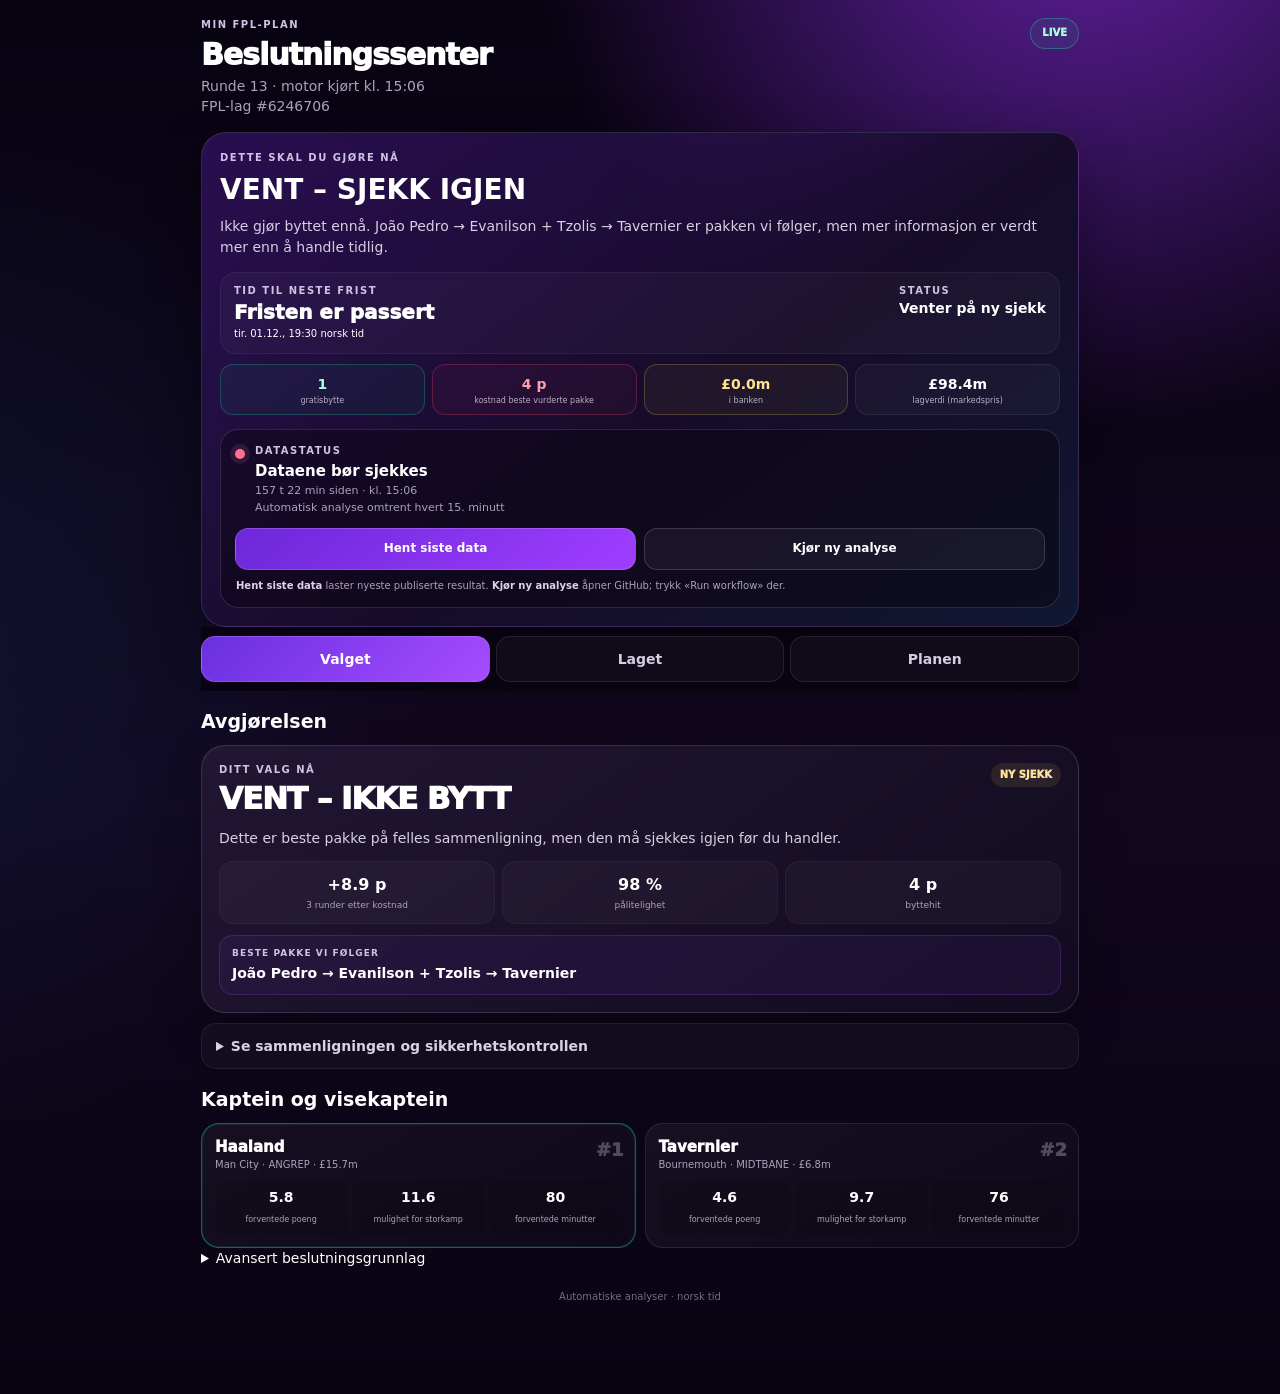
<file: index.html>
<!doctype html>
<html lang="no"><head><meta charset="utf-8"><meta name="viewport" content="width=device-width,initial-scale=1,viewport-fit=cover"><meta name="theme-color" content="#080311"><title>Min FPL-plan</title><link rel="stylesheet" href="ui.css?v=20260903-0345"><link rel="stylesheet" href="team_ui.css?v=20260903-0345"><link rel="stylesheet" href="budget.css?v=20260903-0345"><link rel="stylesheet" href="plan.css?v=20260903-0345"><link rel="stylesheet" href="focus.css?v=20260903-0345"><link rel="stylesheet" href="team_compare.css?v=20260903-0345"><link rel="stylesheet" href="freshness.css?v=20260903-1145"></head>
<body><main class="app">
<header class="head"><div><div class="brand">MIN FPL-PLAN</div><div class="title">Beslutningssenter</div><div class="muted" id="meta">Laster data…</div><div class="muted" id="teamId">FPL-lag: —</div></div><div class="live">LIVE</div></header><div id="error" class="error"></div>
<section class="hero"><div class="eyebrow">Dette skal du gjøre nå</div><h1 id="headline">Laster…</h1><div class="muted" id="summary"></div><div class="heroInfo"><div><div class="eyebrow">Tid til neste frist</div><div class="count" id="countdown">—</div><div class="exact" id="deadlineExact">—</div></div><div><div class="eyebrow">Status</div><b id="snapshot">—</b></div></div><div id="heroBudget" class="budgetStrip"></div></section>
<nav class="tabs simpleTabs"><button class="tab active" data-tab="decision">Valget</button><button class="tab" data-tab="team">Laget</button><button class="tab" data-tab="plan">Planen</button></nav>
<section id="decision" class="panel active"><div class="section"><h2>Avgjørelsen</h2><div id="decisionBox"></div></div><div class="section captainCompact"><h2>Kaptein</h2><div id="captains" class="captGrid"></div></div></section>
<section id="team" class="panel"><div id="teamCompare"></div><div id="legacyTeam"><div id="squadBar" class="squadBar"></div><div id="sourceNote" class="sourceNote"></div><div class="section primaryTeamView"><h2>Anbefalt startellever</h2><div id="after" class="pitch"></div></div><div class="section"><h2>Anbefalt benk</h2><div id="bench" class="bench"></div></div><details class="historyDetails"><summary>Se forrige bekreftede FPL-lag</summary><div class="section"><h2>Forrige startellever</h2><div id="current" class="pitch"></div></div><div class="section"><h2>Forrige benk</h2><div id="currentBench" class="bench"></div></div></details></div></section>
<section id="plan" class="panel"><div class="section"><div class="tabExplain"><b>PLAN = neste beste trekk</b><span>Planen følger alltid valget i første fane. Bare et kort merket GJØR NÅ er en handling.</span></div><div id="planBudgetSummary"></div></div><div class="section"><h2>Neste runder</h2><div id="future"></div></div></section>
<section id="moves" class="panel" hidden><div id="transferBudgetSummary"></div><div id="transfers"></div></section><div class="footer">Automatiske analyser · norsk tid</div></main>
<script src="app.js?v=20260903-1145"></script><script src="budget_ui.js?v=20260903-0345"></script><script src="dashboard_meta_ui.js?v=20260903-0345"></script><script src="timing_ui.js?v=20260903-0345"></script><script src="plan_ui.js?v=20260903-0345"></script><script src="clean_ui.js?v=20260903-0345"></script><script src="current_lineup_ui.js?v=20260903-0345"></script><script src="decision_focus_ui.js?v=20260903-0345"></script><script src="team_compare_ui.js?v=20260903-0515"></script><script src="freshness_ui.js?v=20260903-1145"></script></body></html>
</file>
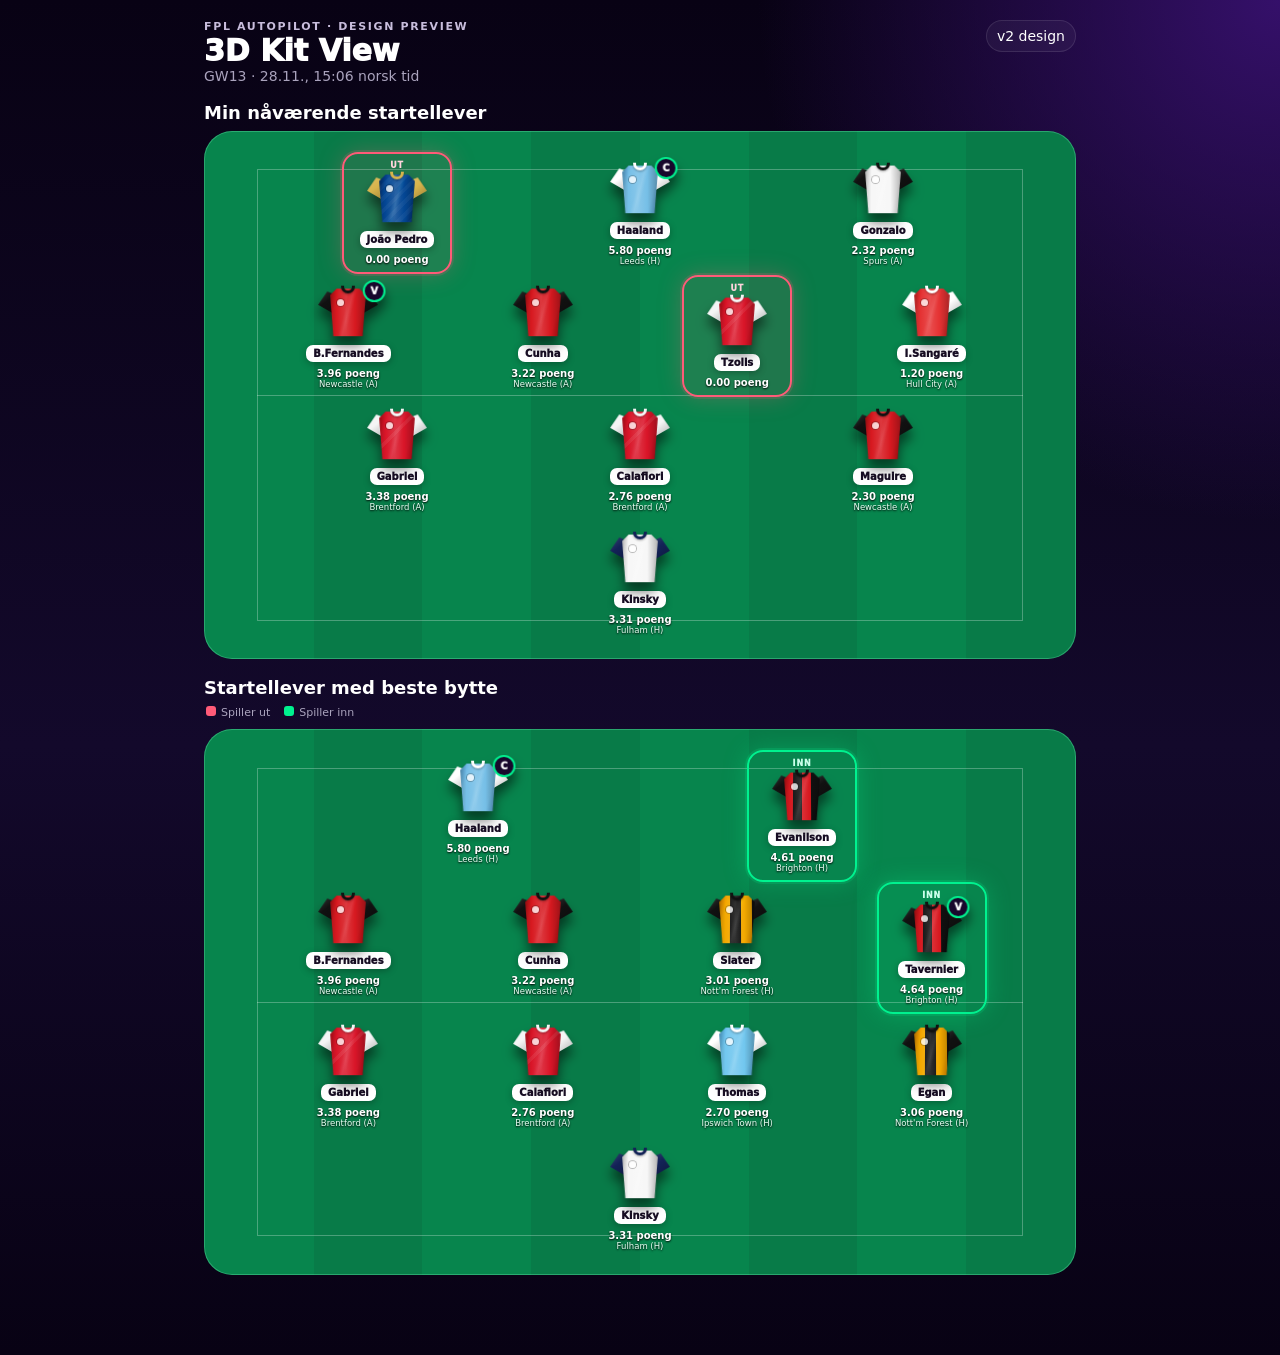
<file: preview-v2.html>
<!doctype html><html lang="no"><head><meta charset="utf-8"><meta name="viewport" content="width=device-width,initial-scale=1"><title>FPL Autopilot v2 Preview</title><style>:root{--bg:#080214;--panel:#110922;--line:#ffffff1a;--txt:#fff;--muted:#aaa3bd;--green:#00f28f;--red:#ff5b78}*{box-sizing:border-box}body{margin:0;background:radial-gradient(circle at 100% 0,#35106a,transparent 28%),linear-gradient(#080214,#13092b 55%,#080214);color:var(--txt);font:14px system-ui,-apple-system,Segoe UI,sans-serif}.app{max-width:900px;margin:auto;padding:20px 14px 80px}.head{display:flex;justify-content:space-between;align-items:flex-start}.brand{font-size:11px;letter-spacing:.15em;text-transform:uppercase;color:#c8bddc;font-weight:900}.title{font-size:30px;font-weight:950}.chip{border:1px solid var(--line);border-radius:99px;padding:7px 10px;background:#ffffff0b}.section{margin-top:18px}.section h2{font-size:18px;margin:0 0 8px}.pitch{position:relative;min-height:520px;border-radius:28px;overflow:hidden;padding:20px 4px 14px;border:1px solid #70ffbb52;background:repeating-linear-gradient(90deg,#07854d 0 12.5%,#087b48 12.5% 25%);display:flex;flex-direction:column;justify-content:space-around}.pitch:before{content:"";position:absolute;inset:7% 6%;border:1px solid #ffffff45}.pitch:after{content:"";position:absolute;left:6%;right:6%;top:50%;border-top:1px solid #ffffff45}.row{position:relative;z-index:2;display:flex;justify-content:space-evenly;align-items:flex-start}.player{width:24%;max-width:110px;text-align:center;padding:7px 3px;border:2px solid transparent;border-radius:16px}.player.out{border-color:var(--red);background:#ff5b7818;box-shadow:0 0 0 2px #ff5b7828,0 0 24px #ff5b7848}.player.in{border-color:var(--green);background:#00f28f16;box-shadow:0 0 0 2px #00f28f28,0 0 24px #00f28f48}.tag{font-size:8px;font-weight:950;letter-spacing:.1em}.out .tag{color:#ffd4dd}.in .tag{color:#caffea}.kitWrap{perspective:180px;height:61px;display:flex;align-items:flex-start;justify-content:center}.kit{--body:#777;--accent:#fff;--pattern:none;position:relative;width:62px;height:54px;transform:rotateX(7deg);filter:drop-shadow(0 9px 6px #0008)}.torso{position:absolute;left:13px;top:4px;width:36px;height:48px;background:var(--pattern),linear-gradient(90deg,#0003,transparent 18%,#fff2 45%,transparent 70%,#0004),var(--body);clip-path:polygon(18% 0,82% 0,100% 14%,90% 100%,10% 100%,0 14%);border-radius:3px}.sleeve{position:absolute;top:7px;width:20px;height:22px;background:linear-gradient(140deg,#fff2,transparent 45%,#0004),var(--accent);z-index:-1}.sl{left:1px;clip-path:polygon(45% 0,100% 20%,72% 100%,0 62%)}.sr{right:1px;clip-path:polygon(0 20%,55% 0,100% 62%,28% 100%)}.collar{position:absolute;left:24px;top:1px;width:14px;height:8px;border:3px solid var(--accent);border-top:0;border-radius:0 0 8px 8px;z-index:3;filter:drop-shadow(0 1px 1px #0005)}.fold{position:absolute;inset:4px 13px 2px;clip-path:polygon(18% 0,82% 0,100% 14%,90% 100%,10% 100%,0 14%);background:linear-gradient(105deg,#0005 0 8%,transparent 20% 42%,#fff4 50%,transparent 58% 78%,#0005 92%);mix-blend-mode:soft-light}.badge{position:absolute;left:20px;top:15px;width:7px;height:7px;border-radius:50%;background:#ffffffcc;box-shadow:0 0 0 1px #0004}.capt{position:absolute;right:-7px;top:-5px;width:23px;height:23px;border-radius:50%;display:grid;place-items:center;background:#18072c;border:2px solid var(--green);font-size:10px;font-weight:950;z-index:5}.name{display:inline-block;max-width:100%;padding:3px 7px;border-radius:7px;background:#fff;color:#170d23;font-size:10px;font-weight:950;white-space:nowrap;overflow:hidden;text-overflow:ellipsis;box-shadow:0 2px 7px #0004}.xp,.fix{display:block;text-shadow:0 1px 2px #000}.xp{font-size:10px;font-weight:800;margin-top:3px}.fix{font-size:8.5px;color:#e7fff3}.legend{display:flex;gap:14px;font-size:11px;color:var(--muted);margin:6px 2px 10px}.dot{display:inline-block;width:10px;height:10px;border-radius:3px;margin-right:5px}.r{background:var(--red)}.g{background:var(--green)}@media(max-width:390px){.pitch{min-height:490px}.kit{transform:scale(.9) rotateX(7deg)}.name{font-size:9px}}</style></head><body><main class="app"><div class="head"><div><div class="brand">FPL AUTOPILOT · DESIGN PREVIEW</div><div class="title">3D Kit View</div><div id="meta" style="color:var(--muted)">Laster…</div></div><div class="chip">v2 design</div></div><section class="section"><h2>Min nåværende startellever</h2><div id="current" class="pitch"></div></section><section class="section"><h2>Startellever med beste bytte</h2><div class="legend"><span><i class="dot r"></i>Spiller ut</span><span><i class="dot g"></i>Spiller inn</span></div><div id="after" class="pitch"></div></section></main><script>const K={Arsenal:{b:'#d91528',a:'#f5f5f5',p:'linear-gradient(135deg,transparent 0 42%,#ffffff13 42% 48%,transparent 48% 100%)'},'Man Utd':{b:'#d71920',a:'#111'},'Man City':{b:'#76bfe7',a:'#fff'},Chelsea:{b:'#034694',a:'#d8b44c',p:'repeating-linear-gradient(135deg,#ffffff0b 0 4px,transparent 4px 9px)'},Liverpool:{b:'#c8102e',a:'#f2e7d5',p:'repeating-linear-gradient(135deg,#ffffff10 0 3px,transparent 3px 8px)'},Newcastle:{b:'repeating-linear-gradient(90deg,#111 0 10px,#fff 10px 20px)',a:'#111'},Spurs:{b:'#f7f7f7',a:'#132257'},Brighton:{b:'repeating-linear-gradient(90deg,#0756a4 0 10px,#fff 10px 20px)',a:'#0756a4'},'Aston Villa':{b:'#7a003c',a:'#95d8f4'},'West Ham':{b:'#7a263a',a:'#69b3e7'},'Crystal Palace':{b:'repeating-linear-gradient(90deg,#1b458f 0 9px,#c4122e 9px 18px)',a:'#f2d13d'},Brentford:{b:'repeating-linear-gradient(90deg,#e30613 0 9px,#fff 9px 18px)',a:'#111'},Bournemouth:{b:'repeating-linear-gradient(90deg,#d71920 0 9px,#111 9px 18px)',a:'#111'},Everton:{b:'#003399',a:'#fff'},Fulham:{b:'#f7f7f7',a:'#111'},'Coventry City':{b:'#72c7ef',a:'#fff'},'Hull City':{b:'repeating-linear-gradient(90deg,#f4a900 0 11px,#111 11px 22px)',a:'#111'},'Ipswich Town':{b:'#1b55a8',a:'#fff'},"Nott'm Forest":{b:'#e53233',a:'#fff'},Wolves:{b:'#fdb913',a:'#111'}};function sty(p){let k=K[p.team]||{b:'#7b2cff',a:'#fff'};return `--body:${k.b};--accent:${k.a};--pattern:${k.p||'none'}`}function card(p,change){let t=p.captain?'C':p.vice?'V':'';return `<div class="player ${change||''}">${change?`<div class="tag">${change==='out'?'UT':'INN'}</div>`:''}<div class="kitWrap"><div class="kit" style="${sty(p)}"><div class="sleeve sl"></div><div class="sleeve sr"></div><div class="torso"></div><div class="collar"></div><div class="fold"></div><div class="badge"></div>${t?`<div class="capt">${t}</div>`:''}</div></div><span class="name">${p.name}</span><span class="xp">${Number(p.xp||0).toFixed(2)} poeng</span><span class="fix">${p.fixture||''}</span></div>`}function pitch(xs,outs=new Set(),ins=new Set()){return ['FWD','MID','DEF','GK'].map(pos=>`<div class="row">${xs.filter(x=>x.position===pos).map(x=>card(x,outs.has(x.id)?'out':ins.has(x.id)?'in':'' )).join('')}</div>`).join('')}async function run(){let r=await fetch('data.json?ts='+Date.now(),{cache:'no-store'}),d=await r.json();document.querySelector('#meta').textContent=`GW${d.gw} · ${new Intl.DateTimeFormat('nb-NO',{timeZone:'Europe/Oslo',day:'2-digit',month:'2-digit',hour:'2-digit',minute:'2-digit'}).format(new Date(d.generated_at))} norsk tid`;let cur=d.comparison?.current_xi||d.lineup||[];let aft=d.comparison?.transfer_xi||d.lineup||[];let outs=new Set((d.comparison?.changes||d.recommendation?.transfers||[]).map(x=>x.out.id));let ins=new Set((d.comparison?.changes||d.recommendation?.transfers||[]).map(x=>x.in.id));document.querySelector('#current').innerHTML=pitch(cur,outs,new Set());document.querySelector('#after').innerHTML=pitch(aft,new Set(),ins)}run()</script></body></html>
</file>
<file: ui.css>
:root{--bg:#080311;--panel:#140b22;--line:#ffffff18;--txt:#fff;--muted:#aaa2ba;--green:#18eda0;--red:#ff496b;--yellow:#ffd45b;--purple:#8b4cff}*{box-sizing:border-box}body{margin:0;color:var(--txt);font:14px/1.45 system-ui,-apple-system,sans-serif;background:radial-gradient(circle at 85% -10%,#6621a8 0,transparent 30%),radial-gradient(circle at -10% 45%,#142c5c55,transparent 35%),linear-gradient(180deg,#080311,#11071e 58%,#080311);min-height:100vh}.app{max-width:900px;margin:auto;padding:18px 11px 90px}.head,.decisionTop,.planrow{display:flex;justify-content:space-between;gap:10px}.brand,.eyebrow{font-size:10px;letter-spacing:.15em;text-transform:uppercase;font-weight:900;color:#cfc3e3}.title{font-size:30px;font-weight:950;letter-spacing:-.035em}.muted{color:var(--muted)}.live{height:max-content;padding:7px 11px;border-radius:99px;background:#18eda012;border:1px solid #18eda04f;color:#aaffdc;font-size:10px;font-weight:950}.hero{margin-top:15px;padding:18px;border-radius:25px;border:1px solid #ffffff1d;background:linear-gradient(145deg,#7027d650,#160c29 56%,#0b203a 140%);box-shadow:0 20px 55px #0005}.hero h1{margin:5px 0;font-size:28px}.heroInfo{display:grid;grid-template-columns:1fr auto;gap:10px;margin-top:14px;padding:11px 13px;border-radius:16px;border:1px solid #ffffff0d;background:#ffffff08}.count{font-size:20px;font-weight:950}.exact,.modelpill{font-size:10px}.modelpill{color:#9af7d0}.tabs{position:sticky;top:0;z-index:30;display:grid;grid-template-columns:repeat(4,1fr);gap:6px;padding:10px 0;background:#080311e8;backdrop-filter:blur(16px)}.tab{border:1px solid var(--line);border-radius:14px;padding:10px 3px;background:#ffffff09;color:#d6cee2;font:850 12px system-ui}.tab.active{background:linear-gradient(135deg,#6930df,#a64cff);border-color:#b77cff66;color:#fff}.panel{display:none}.panel.active{display:block}.section{margin-top:17px}.section h2{font-size:19px;margin:0 0 9px}.card,.decision,.sourceNote,.squadBar,.helpBox{border:1px solid var(--line);border-radius:20px;padding:14px;margin-top:9px;background:linear-gradient(145deg,#ffffff0e,#ffffff06);box-shadow:0 12px 35px #0002}.sourceNote,.helpBox{font-size:11px;color:var(--muted)}.sourceNote{border-color:#18eda02e;background:#18eda008}.sourceNote b,.helpBox b{color:#b9ffe4}.helpBox summary{cursor:pointer;color:#fff;font-weight:900}.helpGrid{display:grid;gap:7px;margin-top:10px}.helpRow{padding:8px 9px;background:#ffffff07;border-radius:11px}.squadBar{display:grid;grid-template-columns:repeat(3,1fr);gap:6px;text-align:center;padding:10px}.squadBar b{display:block;font-size:15px}.squadBar span{font-size:8px;color:var(--muted)}.decisionWord{font-size:27px;font-weight:950}.badge,.status{font-size:10px;font-weight:950;padding:5px 9px;border-radius:99px}.go,.do{color:#bfffe3;background:#18eda019}.bank,.consider{color:#ffe39a;background:#ffd45b18}.weak{color:#ff9aaf;background:#ff668018}.meter{margin:16px 0 5px;position:relative;height:12px;border-radius:99px;background:linear-gradient(90deg,#ffd45b,#8a56ff 54%,#18eda0)}.needle{position:absolute;top:-5px;width:4px;height:22px;border-radius:3px;background:#fff}.meterLabels{display:flex;justify-content:space-between;font-size:10px;color:var(--muted)}.why{display:grid;gap:7px;margin-top:12px}.whyItem,.trigger{padding:10px 11px;border-radius:13px;border:1px solid #ffffff0b;background:#ffffff07;font-size:12px}.trigger{margin-top:10px}.miniStats,.stats{display:grid;grid-template-columns:repeat(3,1fr);gap:7px;margin-top:11px}.mini,.stat{text-align:center;padding:9px 3px;border-radius:12px;background:#ffffff08}.mini b,.stat b{display:block;font-size:15px}.mini span,.stat span{font-size:9px;color:var(--muted)}.captGrid{display:grid;grid-template-columns:repeat(2,1fr);gap:9px}.captCard{position:relative;padding:13px;border-radius:18px;border:1px solid var(--line);background:linear-gradient(145deg,#ffffff0c,#ffffff05)}.captCard.top{border-color:#18eda066;box-shadow:inset 0 0 0 1px #18eda018}.captRank{position:absolute;right:11px;font-size:18px;font-weight:950;color:#ffffff44}.captName{font-size:15px;font-weight:950}.captMeta,.planMeta{font-size:10px;color:var(--muted)}.captStats{display:grid;grid-template-columns:repeat(3,1fr);gap:5px;margin-top:8px}.captStats div{text-align:center;background:#0002;border-radius:9px;padding:6px}.captStats b{display:block}.captStats span{font-size:8px;color:var(--muted)}.pitch{position:relative;min-height:555px;border-radius:30px;overflow:hidden;padding:18px 2px 13px;border:1px solid #7dffc76b;background:repeating-linear-gradient(90deg,#087a49 0 12.5%,#087046 12.5% 25%);display:flex;flex-direction:column;justify-content:space-around;box-shadow:inset 0 0 60px #00281755,0 14px 35px #0003}.pitch:before{content:"";position:absolute;inset:6% 5%;border:1px solid #ffffff55}.pitch:after{content:"";position:absolute;left:5%;right:5%;top:50%;border-top:1px solid #ffffff55}.row{position:relative;z-index:2;display:flex;justify-content:space-evenly;width:100%}.player{position:relative;width:24%;max-width:114px;min-width:0;text-align:center;padding:5px 2px 4px;border:3px solid transparent;border-radius:19px;transition:border-color .15s,box-shadow .15s,background .15s}.player.out{border-color:#ff3159;background:#ff315922;box-shadow:0 0 0 3px #5b0618,0 0 28px #ff3159cc,inset 0 0 22px #ff31591f}.player.in{border-color:#0ff0a0;background:#18eda01c;box-shadow:0 0 0 3px #063d2a,0 0 24px #18eda099}.player.out:after,.player.in:after{position:absolute;right:-6px;top:-9px;padding:4px 7px;border-radius:99px;font-size:8px;font-weight:1000;color:#fff;z-index:5;box-shadow:0 3px 10px #0007}.player.out:after{content:'UT';background:#ff3159}.player.in:after{content:'INN';background:#00a96e}.kitWrap{height:66px;display:flex;justify-content:center}.kit{position:relative;width:60px;height:62px;filter:drop-shadow(0 8px 5px #001c)}.shirt{position:absolute;left:5px;top:4px;width:50px;height:54px;clip-path:polygon(18% 0,34% 6%,66% 6%,82% 0,100% 15%,88% 33%,82% 100%,18% 100%,12% 33%,0 15%);background:var(--kit);border-radius:5px;overflow:hidden}.shirt:before{content:"";position:absolute;left:18px;top:0;width:14px;height:7px;border-radius:0 0 9px 9px;background:var(--collar)}.crest{position:absolute;left:12px;top:15px;width:10px;height:10px;border-radius:50%;background:var(--crest);display:grid;place-items:center;color:#111;font-size:4px;font-weight:1000}.sponsor{position:absolute;left:10px;right:10px;top:31px;height:3px;border-radius:4px;background:var(--sponsor,#fff);opacity:.85}.clubMark{position:absolute;left:0;right:0;top:37px;text-align:center;font-size:5px;font-weight:1000;color:var(--mark,#fff);text-shadow:0 1px 1px #0008}.cap{position:absolute;right:-5px;top:-4px;width:22px;height:22px;border-radius:50%;display:grid;place-items:center;background:#170629;border:2px solid var(--green);font-size:9px;font-weight:950}.cap.v{border-color:#ddd2ef}.name{display:inline-flex;max-width:100%;padding:4px 6px;border-radius:9px;background:#f7f4fa;color:#160c22;font-size:9px;font-weight:950;line-height:1.05;justify-content:center;overflow-wrap:anywhere}.club{display:block;margin-top:3px;font-size:7px;font-weight:800;color:#fff}.fixture{display:block;font-size:7.6px;color:#e9fff4;white-space:nowrap;overflow:hidden;text-overflow:ellipsis}.points{display:block;font-size:9px;font-weight:950;margin-top:3px;text-shadow:0 1px 2px #000}.range{display:block;font-size:6.8px;color:#d2cadb}.row.n5{justify-content:space-between;gap:1px}.row.n5 .player{width:20%;max-width:none;padding:2px 0}.row.n5 .kit{transform:scale(.68);transform-origin:top center}.row.n5 .kitWrap{height:46px}.row.n5 .name{font-size:7.6px;min-height:22px;padding:3px 2px;line-height:1.08}.row.n5 .club{display:none}.row.n5 .fixture{font-size:6.4px}.row.n5 .points{font-size:7.5px}.row.n5 .range{display:none}.bench{display:grid;grid-template-columns:repeat(4,1fr);gap:8px}.benchCard{position:relative;text-align:center;padding:8px 3px;border:1px solid #ffffff0c;border-radius:18px;background:#ffffff08}.benchCard.out{border:3px solid #ff3159;background:#ff31591f;box-shadow:0 0 0 2px #5b0618,0 0 20px #ff315988}.benchCard.in{border:3px solid #18eda0;background:#18eda014;box-shadow:0 0 0 2px #063d2a,0 0 18px #18eda066}.benchCard.out:after,.benchCard.in:after{position:absolute;right:5px;top:5px;padding:4px 7px;border-radius:99px;font-size:8px;font-weight:1000;color:#fff;box-shadow:0 3px 10px #0007}.benchCard.out:after{content:'UT';background:#ff3159}.benchCard.in:after{content:'INN';background:#00a96e}.benchCard .kit{transform:scale(.82);transform-origin:top center}.move{display:grid;grid-template-columns:1fr 30px 1fr;gap:8px;align-items:center;margin-top:9px}.swap{padding:11px;border-radius:14px;background:#ffffff08;min-width:0}.swap.outSwap{border:1px solid #ff496b55;background:#ff496b0c}.swap.inSwap{border:1px solid #18eda044;background:#18eda00b}.arrow{text-align:center;font-size:20px;color:#c7b7df}.footer{text-align:center;color:#746c84;font-size:10px;margin-top:22px}.error{display:none}.error.show{display:block}@media(max-width:430px){.app{padding-left:7px;padding-right:7px}.pitch{min-height:525px;padding-left:0;padding-right:0}.row.n5 .kit{transform:scale(.58)}.row.n5 .kitWrap{height:40px}.row.n5 .name{font-size:7.3px;min-height:22px;max-height:26px}.row.n5 .fixture{font-size:6px}.row.n5 .points{font-size:7.1px}.row.n5 .player.out,.row.n5 .player.in{border-width:2px}.bench{grid-template-columns:repeat(2,1fr)}.captGrid{grid-template-columns:1fr}.squadBar{gap:4px}.squadBar span{font-size:7.5px}.mini span,.stat span{font-size:8px}}
</file>
<file: team_ui.css>
.simpleTabs{grid-template-columns:repeat(3,1fr)}
#team .sourceNote{margin-top:8px}
#team .optimalSummary{margin-top:10px}
#team .optimalScore{text-align:right;display:flex;flex-direction:column;align-items:flex-end}
#team .optimalScore b{font-size:21px}
#team .optimalScore span{font-size:9px;color:var(--muted)}
#team .primaryTeamView{margin-top:12px}
#team .primaryTeamView h2,#team .section>h2{letter-spacing:-.02em}
#team .pitch{min-height:610px;border-radius:26px;padding:14px 2px 12px}
#team .pitch .kitWrap{height:72px}
#team .pitch .kit{transform:scale(1.08);transform-origin:top center}
#team .pitch .name{font-size:10px;padding:5px 7px}
#team .pitch .club{font-size:7.5px}
#team .pitch .fixture{font-size:8px}
#team .pitch .points{font-size:9.5px}
#team .pitch .range{display:none}
#team .pitch .row.n5{display:grid;grid-template-columns:repeat(5,minmax(0,1fr));gap:1px;align-items:start}
#team .pitch .row.n5 .player{width:100%;max-width:none;padding:2px 0}
#team .pitch .row.n5 .kitWrap{height:48px}
#team .pitch .row.n5 .kit{transform:scale(.72);transform-origin:top center}
#team .pitch .row.n5 .name{display:flex;width:100%;min-height:28px;padding:3px 1px;font-size:7.8px;line-height:1.08;align-items:center;overflow-wrap:anywhere;word-break:normal}
#team .pitch .row.n5 .club{display:none}
#team .pitch .row.n5 .fixture{font-size:6.5px}
#team .pitch .row.n5 .points{font-size:7.6px}
#team .bench{grid-template-columns:repeat(4,minmax(0,1fr));gap:6px}
#team .benchCard{padding:7px 2px 9px}
#team .benchCard .kitWrap{height:58px}
#team .benchCard .kit{transform:scale(.76);transform-origin:top center}
#team .benchCard .name{font-size:8px;padding:4px 3px}
#team .benchCard .club{display:none}
#team .benchCard .points{font-size:8px}
#team .benchCard .fixture{font-size:6.8px}
#team .historyDetails{margin-top:20px;border:1px solid var(--line);border-radius:16px;padding:10px 12px;background:#ffffff05;color:var(--muted)}
#team .historyDetails summary{font-weight:850;color:#cfc3e3;cursor:pointer}
.compactStatus{display:flex;justify-content:space-between;gap:12px;align-items:center}
.compactStatus>div:last-child{text-align:right;display:flex;flex-direction:column}
.compactStatus>div:last-child span{font-size:9px;color:var(--muted)}
.currentChoice{display:flex;justify-content:space-between;gap:10px;align-items:center;margin-top:12px;padding:10px 11px;border-radius:13px;background:#ffffff08;border:1px solid #ffffff12}
.currentChoice span{font-size:9px;color:var(--muted);text-transform:uppercase;letter-spacing:.08em}
.currentChoice b{text-align:right}
.trigger ul{margin:7px 0 0;padding-left:18px}
.trigger li+li{margin-top:4px}
@media(max-width:430px){
  #team .pitch{min-height:580px;margin-left:-2px;margin-right:-2px}
  #team .pitch .kitWrap{height:66px}
  #team .pitch .kit{transform:scale(.98)}
  #team .pitch .name{font-size:9px;padding:4px 5px}
  #team .pitch .club{display:none}
  #team .pitch .fixture{font-size:7px}
  #team .pitch .points{font-size:8.5px}
  #team .pitch .row.n4 .player{width:24.5%}
  #team .pitch .row.n5 .kitWrap{height:43px}
  #team .pitch .row.n5 .kit{transform:scale(.63)}
  #team .pitch .row.n5 .name{min-height:30px;max-height:none;padding:3px 1px;font-size:7.6px;line-height:1.1}
  #team .pitch .row.n5 .fixture{font-size:6.2px}
  #team .pitch .row.n5 .points{font-size:7.3px}
  #team .bench{grid-template-columns:repeat(4,minmax(0,1fr))}
  #team .benchCard .kit{transform:scale(.66)}
  #team .benchCard .kitWrap{height:50px}
  #team .benchCard .fixture{white-space:nowrap;overflow:hidden;text-overflow:ellipsis}
}
</file>
<file: budget.css>
.squadBar{grid-template-columns:repeat(4,1fr)}.budgetLine,.exactBudgetLine{display:flex;justify-content:space-between;gap:10px;margin-top:10px;padding:9px 11px;border-radius:12px;border:1px solid #ffd45b33;background:#ffd45b0d;color:#ffe7a8;font-size:11px}.exactBudgetLine{border-color:#18eda033;background:#18eda00b;color:#bfffe3}.budgetNote{display:inline-block;margin-top:5px;color:#bdb4ca}.swap .muted{line-height:1.35}.budgetStrip{display:grid;grid-template-columns:repeat(4,1fr);gap:7px;margin-top:10px}.budgetTile{min-width:0;padding:9px 6px;border-radius:13px;border:1px solid #ffffff12;background:#ffffff08;text-align:center}.budgetTile b{display:block;font-size:14px;white-space:nowrap}.budgetTile span{display:block;margin-top:2px;color:#b7afc4;font-size:8px;line-height:1.15}.budgetTile.money{border-color:#ffd45b38;background:#ffd45b0d}.budgetTile.money b{color:#ffe38e}.budgetTile.good{border-color:#18eda03d;background:#18eda00b}.budgetTile.good b{color:#aaffdc}.budgetTile.warn{border-color:#ff496b44;background:#ff496b0d}.budgetTile.warn b{color:#ff9caf}.budgetCard{display:grid;grid-template-columns:repeat(3,1fr);gap:8px;padding:12px;border:1px solid #ffffff18;border-radius:18px;background:linear-gradient(145deg,#ffffff0d,#ffffff05)}.budgetCard>div{min-width:0;padding:8px 9px;border-radius:12px;background:#0002}.budgetCard strong{display:block;font-size:18px;color:#fff}.budgetCard span{display:block;margin-top:2px;color:#aaa2ba;font-size:9px;line-height:1.25}.budgetCard.compact strong{font-size:16px}.budgetIntel{grid-column:1/-1!important;border:1px solid #9c6cff30!important;background:linear-gradient(145deg,#8c5cff12,#18eda008)!important;padding:11px!important}.budgetIntel>div:first-child{display:flex;align-items:center;justify-content:space-between;gap:8px}.budgetIntel b{font-size:12px}.budgetIntel p{margin:5px 0 0;color:#d7d0e0;font-size:10px;line-height:1.35}.budgetIntel p strong{display:inline;font-size:10px;color:#fff}.budgetIntel small{display:block;margin-top:7px;color:#91899f;font-size:8px;line-height:1.3}.shadowTag{padding:3px 6px!important;border-radius:999px;background:#9c6cff20;color:#cab6ff!important;font-size:7px!important;font-weight:800;letter-spacing:.08em}.timingLine,.optionLine{margin-top:8px;padding:8px 9px;border:1px solid #ffffff12;border-radius:11px;background:#ffffff05}.timingLine>div,.optionLine>div{display:flex;flex-wrap:wrap;align-items:center;justify-content:space-between;gap:5px}.timingLine small,.optionLine small{display:block;margin-top:5px;color:#b8b0c3;font-size:8px;line-height:1.3}.optionLine{border-color:#9c6cff30;background:linear-gradient(145deg,#9c6cff0d,#18eda006)}.optionLine b{font-size:9px;color:#e9e2f2}.signal{display:inline-flex;padding:3px 6px;border-radius:999px;font-size:8px;font-weight:700;border:1px solid #ffffff18;background:#ffffff08;color:#c9c1d2}.signal.up{border-color:#18eda03d;background:#18eda010;color:#9fffd5}.signal.down{border-color:#ff496b45;background:#ff496b10;color:#ff9caf}.signal.neutral{color:#c9c1d2}.tabExplain{margin-bottom:12px;padding:11px 12px;border:1px solid #7a5cff33;border-radius:14px;background:linear-gradient(145deg,#7a5cff10,#18eda006)}.tabExplain b{display:block;font-size:11px;color:#fff}.tabExplain span{display:block;margin-top:4px;color:#bfb7ca;font-size:9px;line-height:1.4}.timingSummary{margin-top:10px;padding:11px 12px;border:1px solid #ffd45b30;border-radius:14px;background:linear-gradient(145deg,#ffd45b0b,#ff496b06)}.timingSummary>div{display:flex;align-items:center;justify-content:space-between;gap:8px}.timingSummary strong{display:block;margin-top:7px;font-size:12px}.timingSummary p{margin:4px 0 0;color:#d8d0df;font-size:9px;line-height:1.4}.timingSummary small{display:block;margin-top:6px;color:#968da1;font-size:8px}.timingValueLine{margin-top:8px;padding:8px 9px;border:1px solid #ffd45b22;border-radius:11px;background:#ffd45b07}.timingValueLine>div{display:flex;flex-wrap:wrap;gap:5px}.timingValueLine small{display:block;margin-top:5px;color:#b8b0c3;font-size:8px;line-height:1.35}.timingValueLine .signal.warn{border-color:#ffb84d44;background:#ffb84d10;color:#ffdba2}.timingValueLine .signal.good{border-color:#18eda03d;background:#18eda010;color:#9fffd5}@media(max-width:430px){.squadBar{grid-template-columns:repeat(2,1fr)}.squadBar>div{padding:5px 2px;border-radius:10px;background:#ffffff05}.budgetLine,.exactBudgetLine{display:block}.budgetLine span,.exactBudgetLine span{display:block;margin-top:2px}.budgetStrip{grid-template-columns:repeat(2,1fr)}.budgetCard{grid-template-columns:1fr}.budgetCard.compact{grid-template-columns:repeat(3,1fr)}.budgetCard.compact>div{padding:7px 4px;text-align:center}.budgetCard.compact .eyebrow{font-size:7px}.budgetCard.compact strong{font-size:13px}.budgetIntel{grid-column:auto!important}.budgetIntel p{text-align:left}.budgetIntel small{text-align:left}.optionLine>div{justify-content:flex-start}.optionLine .signal{margin-left:auto}}
</file>
<file: plan.css>
.planDetailed{padding:15px}.planRoundHead{display:flex;justify-content:space-between;gap:10px;align-items:flex-start}.planRoundTitle{font-size:18px;font-weight:950;margin-top:2px}.planConfidence{font-size:9px;font-weight:900;padding:5px 8px;border-radius:99px;background:#ffffff0d;color:#d8ccec;border:1px solid #ffffff18}.planAction{margin-top:11px;padding:10px 11px;border-radius:13px;display:grid;gap:5px}.planAction b{font-size:11px}.planAction span{font-size:10px;color:#cfc6dd}.bankAction{background:#ffd45b0d;border:1px solid #ffd45b26}.transferAction{background:#18eda00a;border:1px solid #18eda02c}.planTransfer{display:grid;grid-template-columns:1fr auto 1fr;gap:7px;align-items:center;font-size:10px}.planOut{color:#ff8da4}.planIn{color:#9fffd8}.planMetricGrid{display:grid;grid-template-columns:repeat(2,1fr);gap:7px;margin-top:11px}.planMetricGrid>div{padding:9px;border-radius:11px;background:#ffffff07;text-align:center}.planMetricGrid b{display:block;font-size:14px}.planMetricGrid span{font-size:8px;color:var(--muted)}.planExplain{margin-top:11px;padding:10px;border-radius:12px;background:#ffffff06;border:1px solid #ffffff0b}.planExplain>b{font-size:11px}.planReason,.planTrigger{font-size:10px;color:#cfc6dd;margin-top:5px}.triggerBox{border-color:#8b4cff33;background:#8b4cff0b}.planRolling{margin-top:9px;font-size:9px;color:var(--muted);font-style:italic}@media(min-width:620px){.planMetricGrid{grid-template-columns:repeat(4,1fr)}}
</file>
<file: focus.css>
.decisionFocus{border:1px solid #ffffff22;border-radius:24px;padding:17px;background:linear-gradient(145deg,#211633,#120b20);box-shadow:0 18px 45px #0004}.focusTop{display:flex;justify-content:space-between;gap:12px;align-items:flex-start}.focusWord{font-size:clamp(21px,6vw,31px);font-weight:1000;line-height:1.06;letter-spacing:-.035em;margin-top:5px}.decisionFocus>p{color:#d8d0e2;font-size:14px;margin:13px 0}.focusMetrics{display:grid;grid-template-columns:repeat(3,1fr);gap:7px}.focusMetrics>div{padding:11px 5px;text-align:center;border-radius:14px;background:#ffffff08;border:1px solid #ffffff0a}.focusMetrics b{display:block;font-size:16px}.focusMetrics span{display:block;color:var(--muted);font-size:9px;margin-top:2px}.watchMove{display:flex;flex-direction:column;gap:3px;margin-top:11px;padding:11px 12px;border-radius:14px;background:#8b4cff12;border:1px solid #a855f733}.watchMove span{font-size:9px;text-transform:uppercase;letter-spacing:.12em;color:#cfc3e3;font-weight:900}.watchMove b{font-size:14px}.modelDetails{margin-top:10px}.modelDetails>summary{cursor:pointer;padding:12px 14px;border-radius:15px;background:#ffffff08;border:1px solid #ffffff12;font-weight:850;color:#d9d0e6}.modelDetails[open]>summary{margin-bottom:8px}.simpleTabs{grid-template-columns:repeat(3,1fr);padding:9px 0}.simpleTabs .tab{min-height:46px;font-size:14px}.hero #summary{font-size:14px;line-height:1.5;color:#d8cee3}
</file>
<file: team_compare.css>
#team.compareReady #legacyTeam{display:none}
.teamHeader{padding:22px 18px 14px}
.teamHeader h1{margin:6px 0 8px;font-size:30px;line-height:1.05;letter-spacing:-.04em}
.teamHeader p,.lineupIntro p{margin:0;color:var(--muted);font-size:14px;line-height:1.45}
.lineupTabs{position:sticky;top:8px;z-index:8;display:grid;grid-template-columns:repeat(3,1fr);gap:6px;margin:0 8px 16px;padding:6px;border:1px solid #ffffff18;border-radius:18px;background:#0b0614e8;backdrop-filter:blur(14px)}
.lineupTabs button{min-height:48px;padding:7px 5px;border:0;border-radius:13px;background:transparent;color:#a99fb8;font:800 12px/1.15 inherit;cursor:pointer}
.lineupTabs button.active{color:#fff;background:linear-gradient(135deg,#7139ff,#aa3cff);box-shadow:0 8px 24px #7b35ff3b}
.lineupIntro{display:flex;justify-content:space-between;gap:14px;padding:4px 18px 12px}
.lineupIntro span{font-size:11px;font-weight:850;letter-spacing:.13em;text-transform:uppercase;color:#bcaad3}
.lineupIntro h2{margin:5px 0 6px;font-size:25px;letter-spacing:-.03em}
.lineupMeta{display:grid;grid-template-columns:repeat(3,1fr);gap:7px;margin:0 18px 12px}
.lineupMeta>div{min-width:0;padding:11px 8px;border:1px solid #ffffff12;border-radius:14px;background:#ffffff08;text-align:center}
.lineupMeta span{display:block;margin-bottom:4px;color:var(--muted);font-size:9px;font-weight:800;letter-spacing:.08em;text-transform:uppercase}
.lineupMeta b{display:block;overflow:hidden;text-overflow:ellipsis;white-space:nowrap;font-size:14px}
.teamAction{display:grid;grid-template-columns:minmax(0,1fr) auto minmax(0,1fr) auto;align-items:center;gap:8px;margin:0 18px 12px;padding:12px;border:1px solid #8c55ff4d;border-radius:16px;background:linear-gradient(135deg,#6131be29,#09dca014)}
.teamAction>div{min-width:0}.teamAction span{display:block;color:#bdaed0;font-size:9px;font-weight:900;letter-spacing:.14em}.teamAction b{display:block;margin-top:3px;font-size:12px;line-height:1.2}.teamAction i{color:#b997ff;font-style:normal}.teamAction em{padding:6px 7px;border-radius:9px;background:#ffffff0d;color:#ffd767;font:800 11px inherit;white-space:nowrap}.teamAction.bank{display:flex;justify-content:space-between}.teamAction.bank span{font-size:11px;letter-spacing:0;text-transform:none}
.lineupPitch.section{padding-top:0}.lineupPitch .pitch{margin-top:0}
.benchLabel{display:flex;justify-content:space-between;align-items:end;padding:0 18px 9px}.benchLabel b{font-size:16px}.benchLabel span{color:var(--muted);font-size:10px}
#teamCompare>.lineupStage>.bench{margin:0 18px 22px}
@media(max-width:390px){.teamHeader h1{font-size:27px}.lineupTabs button{font-size:10.5px}.lineupMeta{margin-left:12px;margin-right:12px}.teamAction{margin-left:12px;margin-right:12px}.lineupIntro{padding-left:12px;padding-right:12px}}
</file>
<file: freshness.css>
.freshnessCard{margin-top:14px;padding:14px;border:1px solid #ffffff1f;border-radius:18px;background:#08030d66}.freshnessMain{display:flex;gap:10px;align-items:flex-start}.freshnessMain>div{display:flex;flex-direction:column;gap:2px}.freshnessMain b{font-size:15px}.freshnessMain small{color:var(--muted);font-size:11px;line-height:1.35}.freshnessDot{width:10px;height:10px;border-radius:50%;margin-top:5px;background:#45e6a1;box-shadow:0 0 0 5px #45e61f1f}.freshnessCard[data-state="aging"] .freshnessDot{background:#ffd166;box-shadow:0 0 0 5px #ffd16620}.freshnessCard[data-state="stale"] .freshnessDot,.freshnessCard[data-state="unknown"] .freshnessDot{background:#ff7193;box-shadow:0 0 0 5px #ff719320}.freshnessActions{display:grid;grid-template-columns:1fr 1fr;gap:8px;margin-top:12px}.freshnessActions button,.freshnessActions a{min-height:42px;border-radius:13px;border:1px solid #ffffff26;display:flex;align-items:center;justify-content:center;padding:8px 10px;font:inherit;font-size:12px;font-weight:900;text-align:center;text-decoration:none;color:#fff;background:#ffffff0c}.freshnessActions button{background:linear-gradient(135deg,#6d28d9,#9f3dff);cursor:pointer}.freshnessCard>p{margin:9px 1px 0;color:var(--muted);font-size:10px;line-height:1.4}.freshnessCard>p b{color:#ded4e8}
@media(max-width:390px){.freshnessActions{grid-template-columns:1fr}.freshnessActions button,.freshnessActions a{min-height:39px}}
</file>
